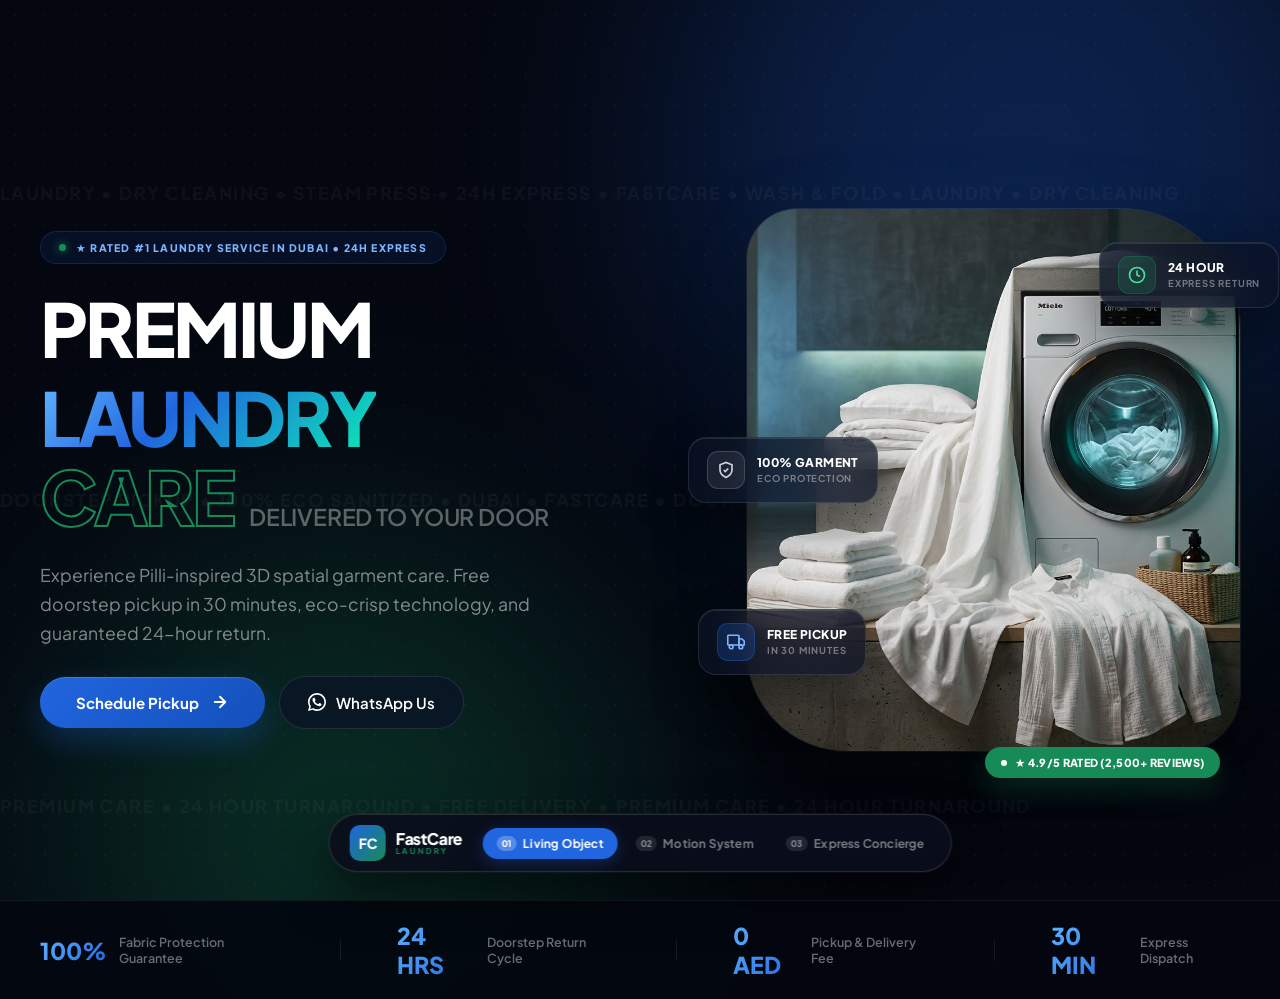
<file: fastcare-hero/variant-1/index.html>
<!DOCTYPE html>
<html lang="en">

<head>
  <meta charset="UTF-8" />
  <meta name="viewport" content="width=device-width, initial-scale=1.0" />
  <title>FastCare Laundry — Concept 01: Pilli 3D Living Object</title>
  <meta name="description"
    content="FastCare Laundry Concept 01 — Pilli.ae inspired 3D spatial editorial hero with kinetic typography wall and interactive living object physics." />

  <link rel="preconnect" href="https://fonts.googleapis.com">
  <link rel="preconnect" href="https://fonts.gstatic.com" crossorigin>
  <link href="https://fonts.googleapis.com/css2?family=Plus+Jakarta+Sans:wght@300;400;500;600;700;800;900&display=swap"
    rel="stylesheet">

  <link rel="stylesheet" href="style.css" />
</head>

<body>


  <header class="fc-pilli-header">
    <div class="fc-header-pill">
      <a href="#" class="fc-brand-logo">
        <span class="fc-logo-mark">FC</span>
        <span class="fc-logo-text">FastCare <small>LAUNDRY</small></span>
      </a>
      <div class="fc-variant-switcher" role="navigation" aria-label="Concept switcher">
        <a href="../variant-1/index.html" class="fc-switcher-btn active"><span class="fc-badge-num">01</span> Living
          Object</a>
        <a href="../variant-2/index.html" class="fc-switcher-btn"><span class="fc-badge-num">02</span> Motion System</a>
        <a href="../variant-3/index.html" class="fc-switcher-btn"><span class="fc-badge-num">03</span> Express
          Concierge</a>
      </div>
    </div>
  </header>


  <main class="fc-hero-v1" id="fc-hero-v1" aria-label="FastCare Hero Concept 1">


    <div class="fc-ambient-bg" aria-hidden="true">
      <div class="fc-orb fc-orb-blue" data-speed="1"></div>
      <div class="fc-orb fc-orb-green" data-speed="2"></div>


      <div class="fc-kinetic-wall" id="fc-kinetic-wall">
        <div class="fc-wall-row fc-row-1">LAUNDRY • DRY CLEANING • STEAM PRESS • 24H EXPRESS • FASTCARE • WASH &amp;
          FOLD • LAUNDRY • DRY CLEANING</div>
        <div class="fc-wall-row fc-row-2">DOORSTEP PICKUP • 100% ECO SANITIZED • DUBAI • FASTCARE • DOORSTEP PICKUP •
          100% ECO SANITIZED</div>
        <div class="fc-wall-row fc-row-3">PREMIUM CARE • 24 HOUR TURNAROUND • FREE DELIVERY • PREMIUM CARE • 24 HOUR
          TURNAROUND</div>
      </div>
      <div class="fc-grid-overlay"></div>
    </div>


    <div class="fc-stage">


      <div class="fc-editorial-wrap">


        <div class="fc-tagline-chip" data-depth="0.08">
          <span class="fc-pulse-dot"></span>
          <span>★ RATED #1 LAUNDRY SERVICE IN DUBAI • 24H EXPRESS</span>
        </div>


        <h1 class="fc-editorial-headline" data-depth="0.12">
          <span class="fc-line fc-line-1">
            <span class="fc-word-bold">PREMIUM</span>
            <span class="fc-word-gradient">LAUNDRY</span>
          </span>
          <span class="fc-line fc-line-2">
            <span class="fc-word-outline">CARE</span>
            <span class="fc-word-sub">DELIVERED TO YOUR DOOR</span>
          </span>
        </h1>


        <div class="fc-action-hub" data-depth="0.15">
          <p class="fc-hero-description">
            Experience Pilli-inspired 3D spatial garment care. Free doorstep pickup in 30 minutes, eco-crisp technology,
            and guaranteed 24-hour return.
          </p>

          <div class="fc-hero-ctas">
            <a href="https://wa.me/" target="_blank" rel="noopener" class="fc-btn-primary" id="fc-v1-btn-schedule">
              <span>Schedule Pickup</span>
              <svg width="18" height="18" viewBox="0 0 24 24" fill="none" stroke="currentColor" stroke-width="2.5"
                stroke-linecap="round" stroke-linejoin="round">
                <path d="M5 12h14M12 5l7 7-7 7" />
              </svg>
            </a>
            <a href="https://wa.me/" target="_blank" rel="noopener" class="fc-btn-secondary" id="fc-v1-btn-whatsapp">
              <svg width="18" height="18" viewBox="0 0 24 24" fill="currentColor">
                <path
                  d="M17.472 14.382c-.297-.149-1.758-.867-2.03-.967-.273-.099-.471-.148-.67.15-.197.297-.767.966-.94 1.164-.173.199-.347.223-.644.075-.297-.15-1.255-.463-2.39-1.475-.883-.788-1.48-1.761-1.653-2.059-.173-.297-.018-.458.13-.606.134-.133.298-.347.446-.52.149-.174.198-.298.298-.497.099-.198.05-.371-.025-.52-.075-.149-.669-1.612-.916-2.207-.242-.579-.487-.5-.669-.51-.173-.008-.371-.01-.57-.01-.198 0-.52.074-.792.372-.272.297-1.04 1.016-1.04 2.479 0 1.462 1.065 2.875 1.213 3.074.149.198 2.096 3.2 5.077 4.487.709.306 1.262.489 1.694.625.712.227 1.36.195 1.871.118.571-.085 1.758-.719 2.006-1.413.248-.694.248-1.289.173-1.413-.074-.124-.272-.198-.57-.347z" />
                <path
                  d="M12 0C5.373 0 0 5.373 0 12c0 2.136.562 4.14 1.542 5.876L.057 23.999l6.304-1.654A11.945 11.945 0 0012 24c6.627 0 12-5.373 12-12S18.627 0 12 0zm0 21.818a9.795 9.795 0 01-5.031-1.382l-.361-.214-3.741.981.998-3.648-.235-.374A9.788 9.788 0 012.182 12C2.182 6.57 6.57 2.182 12 2.182S21.818 6.57 21.818 12 17.43 21.818 12 21.818z" />
              </svg>
              <span>WhatsApp Us</span>
            </a>
          </div>
        </div>

      </div>


      <div class="fc-living-object-container" data-depth="0.22" id="fc-living-container">

        <div class="fc-living-canvas" id="fc-living-canvas">


          <div class="fc-living-shape-backdrop"></div>


          <div class="fc-living-image-frame">
            <img src="../assets/v1-living-object.png" alt="FastCare Luxury Linen Fabric Care" class="fc-living-img"
              id="fc-living-img" />
            <div class="fc-image-glass-glare"></div>
          </div>


          <div class="fc-float-node fc-node-turnaround" data-depth="0.32" id="fc-node-1">
            <div class="fc-node-icon fc-icon-green">
              <svg width="18" height="18" viewBox="0 0 24 24" fill="none" stroke="currentColor" stroke-width="2.2">
                <circle cx="12" cy="12" r="10" />
                <polyline points="12,6 12,12 16,14" />
              </svg>
            </div>
            <div class="fc-node-meta">
              <span class="fc-node-title">24 HOUR</span>
              <span class="fc-node-sub">EXPRESS RETURN</span>
            </div>
          </div>


          <div class="fc-float-node fc-node-pickup" data-depth="0.40" id="fc-node-2">
            <div class="fc-node-icon fc-icon-blue">
              <svg width="18" height="18" viewBox="0 0 24 24" fill="none" stroke="currentColor" stroke-width="2.2">
                <rect x="1" y="3" width="15" height="13" rx="1" />
                <path d="M16 8h4l3 3v5h-7V8z" />
                <circle cx="5.5" cy="18.5" r="2.5" />
                <circle cx="18.5" cy="18.5" r="2.5" />
              </svg>
            </div>
            <div class="fc-node-meta">
              <span class="fc-node-title">FREE PICKUP</span>
              <span class="fc-node-sub">IN 30 MINUTES</span>
            </div>
          </div>


          <div class="fc-float-node fc-node-expert" data-depth="0.28" id="fc-node-3">
            <div class="fc-node-icon fc-icon-navy">
              <svg width="18" height="18" viewBox="0 0 24 24" fill="none" stroke="currentColor" stroke-width="2.2">
                <path d="M12 22s8-4 8-10V5l-8-3-8 3v7c0 6 8 10 8 10z" />
                <polyline points="9,12 11,14 15,10" />
              </svg>
            </div>
            <div class="fc-node-meta">
              <span class="fc-node-title">100% GARMENT</span>
              <span class="fc-node-sub">ECO PROTECTION</span>
            </div>
          </div>


          <div class="fc-spec-pill" data-depth="0.35">
            <span class="fc-dot-live"></span> ★ 4.9/5 RATED (2,500+ REVIEWS)
          </div>

        </div>

      </div>

    </div>


    <div class="fc-hero-footer-bar">
      <div class="fc-bar-item">
        <strong>100%</strong>
        <span>Fabric Protection Guarantee</span>
      </div>
      <div class="fc-bar-divider"></div>
      <div class="fc-bar-item">
        <strong>24 HRS</strong>
        <span>Doorstep Return Cycle</span>
      </div>
      <div class="fc-bar-divider"></div>
      <div class="fc-bar-item">
        <strong>0 AED</strong>
        <span>Pickup &amp; Delivery Fee</span>
      </div>
      <div class="fc-bar-divider"></div>
      <div class="fc-bar-item">
        <strong>30 MIN</strong>
        <span>Express Dispatch</span>
      </div>
    </div>

  </main>

  <script src="script.js"></script>
</body>

</html>
</file>
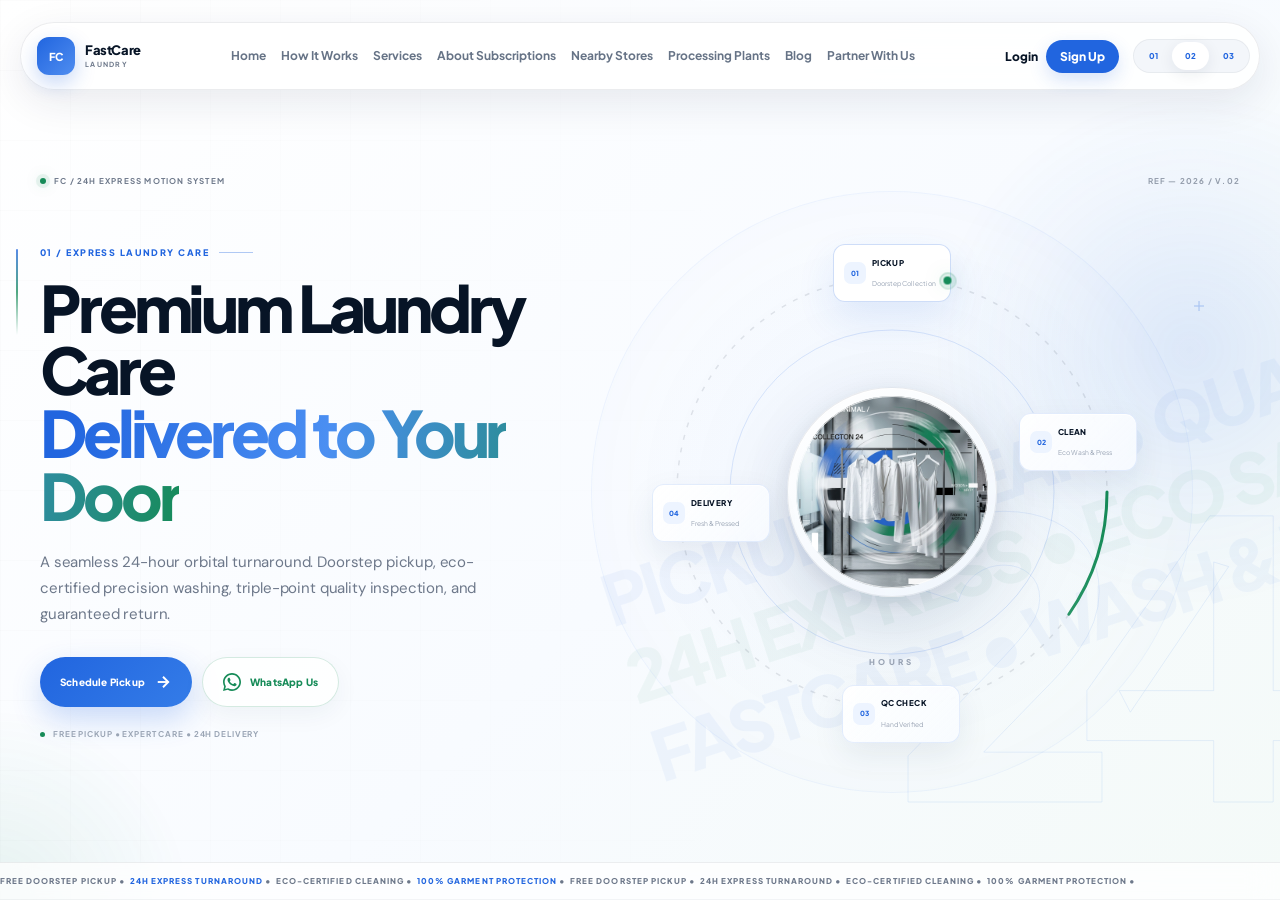
<file: fastcare-hero/variant-2/index.html>
<!DOCTYPE html>
<html lang="en">

<head>
  <meta charset="UTF-8" />
  <meta name="viewport" content="width=device-width, initial-scale=1.0" />
  <title>FastCare Laundry — Concept 02: 24H Motion System</title>
  <meta name="description"
    content="FastCare Laundry Concept 02 — Pilli-style dark 3D orbital motion system with oversized 24H typography and glass process nodes." />
  <link rel="preconnect" href="https://fonts.googleapis.com">
  <link rel="preconnect" href="https://fonts.gstatic.com" crossorigin>
  <link href="https://fonts.googleapis.com/css2?family=Plus+Jakarta+Sans:wght@300;400;500;600;700;800;900&display=swap"
    rel="stylesheet">
  <link rel="stylesheet" href="style.css" />
</head>

<body>


  <header class="fc-pilli-header">

    <div class="fc-header-pill">

      <!-- FastCare Logo -->
      <a href="#" class="fc-brand-logo">
        <span class="fc-logo-mark">FC</span>

        <span class="fc-logo-text">
          FastCare
          <small>LAUNDRY</small>
        </span>
      </a>


      <!-- Actual FastCare Navigation -->
      <nav class="fc-main-nav" aria-label="FastCare navigation">

        <a href="#">Home</a>
        <a href="#">How It Works</a>
        <a href="#">Services</a>
        <a href="#">About Subscriptions</a>
        <a href="#">Nearby Stores</a>
        <a href="#">Processing Plants</a>
        <a href="#">Blog</a>
        <a href="#">Partner With Us</a>

      </nav>


      <!-- Login / Sign Up -->
      <div class="fc-nav-actions">

        <a href="#" class="fc-login">
          Login
        </a>

        <a href="#" class="fc-signup">
          Sign Up
        </a>

      </div>


      <!-- ONLY FOR YOUR 3 CONCEPTS -->
      <div class="fc-variant-switcher" role="navigation" aria-label="Concept switcher">

        <a href="../variant-1/index.html" class="fc-switcher-btn">
          <span class="fc-badge-num">01</span>
        </a>

        <a href="../variant-2/index.html" class="fc-switcher-btn active">
          <span class="fc-badge-num">02</span>
        </a>

        <a href="../variant-3/index.html" class="fc-switcher-btn">
          <span class="fc-badge-num">03</span>
        </a>

      </div>

    </div>

  </header>


  <main class="fc-hero-v2" id="fc-hero-v2" aria-label="FastCare Hero Concept 2">


    <div class="fc-v2-bg" aria-hidden="true">
      <div class="fc-v2-orb fc-orb-1"></div>
      <div class="fc-v2-orb fc-orb-2"></div>
      <div class="fc-v2-grid"></div>

      <div class="fc-kinetic-wall">
        <div class="fc-wall-row fc-row-1">PICKUP • CLEAN • QUALITY CHECK • DELIVERY • 24 HOURS • FASTCARE • PICKUP •
          CLEAN • QUALITY CHECK • DELIVERY</div>
        <div class="fc-wall-row fc-row-2">24H EXPRESS • ECO SANITIZED • FREE DELIVERY • DUBAI • PROFESSIONAL CARE • 24H
          EXPRESS • ECO SANITIZED</div>
        <div class="fc-wall-row fc-row-3">FASTCARE • WASH &amp; FOLD • DRY CLEANING • STEAM PRESS • 24 HOUR • FASTCARE •
          WASH &amp; FOLD • DRY CLEANING</div>
      </div>
    </div>


    <div class="fc-v2-container">


      <div class="fc-v2-meta">
        <div class="fc-meta-tag">
          <span class="fc-meta-dot"></span>
          <span>FC / 24H EXPRESS MOTION SYSTEM </span>
        </div>
        <div class="fc-meta-id">REF — 2026 / V.02</div>
      </div>


      <div class="fc-v2-grid-main">


        <div class="fc-v2-copy">
          <div class="fc-v2-kicker">01 / EXPRESS LAUNDRY CARE</div>

          <h1 class="fc-v2-headline">
            Premium Laundry Care<br />
            <span class="fc-v2-gradient">Delivered to Your Door</span>
          </h1>

          <p class="fc-v2-lead">
            A seamless 24-hour orbital turnaround. Doorstep pickup, eco-certified precision washing, triple-point
            quality inspection, and guaranteed return.
          </p>

          <div class="fc-v2-actions">
            <a href="https://wa.me/" target="_blank" rel="noopener" class="fc-v2-btn-primary">
              Schedule Pickup
              <svg width="18" height="18" viewBox="0 0 24 24" fill="none" stroke="currentColor" stroke-width="2.5">
                <line x1="5" y1="12" x2="19" y2="12" />
                <polyline points="12 5 19 12 12 19" />
              </svg>
            </a>
            <a href="https://wa.me/" target="_blank" rel="noopener" class="fc-v2-btn-ghost">
              <svg width="18" height="18" viewBox="0 0 24 24" fill="currentColor">
                <path
                  d="M17.472 14.382c-.297-.149-1.758-.867-2.03-.967-.273-.099-.471-.148-.67.15-.197.297-.767.966-.94 1.164-.173.199-.347.223-.644.075-.297-.15-1.255-.463-2.39-1.475-.883-.788-1.48-1.761-1.653-2.059-.173-.297-.018-.458.13-.606.134-.133.298-.347.446-.52.149-.174.198-.298.298-.497.099-.198.05-.371-.025-.52-.075-.149-.669-1.612-.916-2.207-.242-.579-.487-.5-.669-.51-.173-.008-.371-.01-.57-.01-.198 0-.52.074-.792.372-.272.297-1.04 1.016-1.04 2.479 0 1.462 1.065 2.875 1.213 3.074.149.198 2.096 3.2 5.077 4.487.709.306 1.262.489 1.694.625.712.227 1.36.195 1.871.118.571-.085 1.758-.719 2.006-1.413.248-.694.248-1.289.173-1.413-.074-.124-.272-.198-.57-.347z" />
                <path
                  d="M12 0C5.373 0 0 5.373 0 12c0 2.136.562 4.14 1.542 5.876L.057 23.999l6.304-1.654A11.945 11.945 0 0012 24c6.627 0 12-5.373 12-12S18.627 0 12 0zm0 21.818a9.795 9.795 0 01-5.031-1.382l-.361-.214-3.741.981.998-3.648-.235-.374A9.788 9.788 0 012.182 12C2.182 6.57 6.57 2.182 12 2.182S21.818 6.57 21.818 12 17.43 21.818 12 21.818z" />
              </svg>
              WhatsApp Us
            </a>
          </div>

          <div class="fc-v2-trust">
            <span class="fc-trust-dot"></span>
            FREE PICKUP • EXPERT CARE • 24H DELIVERY
          </div>
        </div>


        <div class="fc-v2-orbit-stage" id="fc-v2-orbit-stage">


          <div class="fc-v2-giant24" id="fc-v2-giant24">24</div>
          <div class="fc-v2-hours-label">HOURS</div>


          <div class="fc-v2-orbit-sys" id="fc-v2-orbit-sys">

            <svg class="fc-orbit-svg" viewBox="0 0 500 500" aria-hidden="true">

              <circle cx="250" cy="250" r="215" fill="none" stroke="rgba(255,255,255,0.06)" stroke-width="1.5"
                stroke-dasharray="5 8" />

              <circle cx="250" cy="250" r="162" fill="none" stroke="rgba(33,101,223,0.18)" stroke-width="1" />

              <circle cx="250" cy="250" r="215" fill="none" stroke="url(#arcGrad)" stroke-width="3"
                stroke-linecap="round" stroke-dasharray="130 1222" class="fc-arc-spin" />
              <defs>
                <linearGradient id="arcGrad" x1="0%" y1="0%" x2="100%" y2="0%">
                  <stop offset="0%" stop-color="#168B58" stop-opacity="0" />
                  <stop offset="100%" stop-color="#168B58" />
                </linearGradient>
              </defs>
            </svg>


            <div class="fc-v2-lens">
              <div class="fc-v2-lens-inner">
                <img src="../assets/v2-motion-system.png" alt="FastCare 24H Laundry" class="fc-v2-lens-img"
                  id="fc-v2-lens-img" />
                <div class="fc-v2-lens-vignette"></div>
              </div>
            </div>


            <div class="fc-satellite" id="fc-satellite">
              <span class="fc-sat-core"></span>
              <span class="fc-sat-ring"></span>
            </div>


            <div class="fc-process-node active" data-step="1" data-angle="-90" id="fc-pn-1">
              <span class="fc-pn-num">01</span>
              <span class="fc-pn-label">PICKUP</span>
              <small>Doorstep Collection</small>
            </div>

            <div class="fc-process-node" data-step="2" data-angle="0" id="fc-pn-2">
              <span class="fc-pn-num">02</span>
              <span class="fc-pn-label">CLEAN</span>
              <small>Eco Wash &amp; Press</small>
            </div>

            <div class="fc-process-node" data-step="3" data-angle="90" id="fc-pn-3">
              <span class="fc-pn-num">03</span>
              <span class="fc-pn-label">QC CHECK</span>
              <small>Hand Verified</small>
            </div>

            <div class="fc-process-node" data-step="4" data-angle="180" id="fc-pn-4">
              <span class="fc-pn-num">04</span>
              <span class="fc-pn-label">DELIVERY</span>
              <small>Fresh &amp; Pressed</small>
            </div>

          </div>

        </div>

      </div>

    </div>


    <div class="fc-v2-ticker" aria-hidden="true">
      <div class="fc-ticker-track">
        <span>FREE DOORSTEP PICKUP</span>&nbsp;•&nbsp;
        <span>24H EXPRESS TURNAROUND</span>&nbsp;•&nbsp;
        <span>ECO-CERTIFIED CLEANING</span>&nbsp;•&nbsp;
        <span>100% GARMENT PROTECTION</span>&nbsp;•&nbsp;
        <span>FREE DOORSTEP PICKUP</span>&nbsp;•&nbsp;
        <span>24H EXPRESS TURNAROUND</span>&nbsp;•&nbsp;
        <span>ECO-CERTIFIED CLEANING</span>&nbsp;•&nbsp;
        <span>100% GARMENT PROTECTION</span>&nbsp;•&nbsp;
      </div>
    </div>

  </main>

  <script src="script.js"></script>
</body>

</html>
</file>
<file: fastcare-hero/variant-1/style.css>
:root {
  --fc-blue: #2165DF;
  --fc-blue-glow: rgba(33, 101, 223, 0.3);
  --fc-green: #168B58;
  --fc-green-glow: rgba(22, 139, 88, 0.25);
  --fc-navy: #111A31;
  --fc-dark: #080C16;
  --fc-darker: #040710;
  --fc-muted: #657188;
  --fc-white: #FFFFFF;

  --fc-glass-bg: rgba(12, 18, 38, 0.72);
  --fc-glass-border: rgba(255, 255, 255, 0.1);
  --fc-glass-hover: rgba(255, 255, 255, 0.06);

  --fc-font: 'Plus Jakarta Sans', -apple-system, sans-serif;
  --fc-ease: cubic-bezier(0.16, 1, 0.3, 1);
}

*,
*::before,
*::after {
  box-sizing: border-box;
  margin: 0;
  padding: 0;
}

html,
body {
  font-family: var(--fc-font);
  background: var(--fc-darker);
  color: var(--fc-white);
  overflow-x: hidden;
  -webkit-font-smoothing: antialiased;
}


.fc-pilli-header {
  position: fixed;
  bottom: 28px;
  left: 50%;
  transform: translateX(-50%);
  z-index: 200;
  pointer-events: auto;
}

.fc-header-pill {
  display: flex;
  align-items: center;
  gap: 20px;
  padding: 10px 12px 10px 20px;
  background: rgba(10, 14, 28, 0.92);
  backdrop-filter: blur(24px);
  -webkit-backdrop-filter: blur(24px);
  border: 1px solid rgba(255, 255, 255, 0.12);
  border-radius: 100px;
  box-shadow: 0 20px 50px rgba(0, 0, 0, 0.6), 0 0 0 1px rgba(255, 255, 255, 0.06);
}

.fc-brand-logo {
  display: flex;
  align-items: center;
  gap: 10px;
  text-decoration: none;
  color: var(--fc-white);
  flex-shrink: 0;
}

.fc-logo-mark {
  width: 36px;
  height: 36px;
  background: linear-gradient(135deg, var(--fc-blue), var(--fc-green));
  border-radius: 10px;
  display: grid;
  place-items: center;
  font-weight: 900;
  font-size: 14px;
  letter-spacing: -0.5px;
}

.fc-logo-text {
  font-weight: 800;
  font-size: 16px;
  letter-spacing: -0.4px;
  display: flex;
  flex-direction: column;
  line-height: 1.1;
}

.fc-logo-text small {
  font-size: 8px;
  font-weight: 700;
  letter-spacing: 2px;
  color: var(--fc-green);
}

.fc-variant-switcher {
  display: flex;
  gap: 4px;
}

.fc-switcher-btn {
  display: flex;
  align-items: center;
  gap: 6px;
  padding: 8px 14px;
  border-radius: 50px;
  text-decoration: none;
  font-size: 12px;
  font-weight: 700;
  color: rgba(255, 255, 255, 0.45);
  transition: all 0.25s var(--fc-ease);
  letter-spacing: 0.2px;
}

.fc-badge-num {
  font-size: 9px;
  font-weight: 800;
  background: rgba(255, 255, 255, 0.1);
  padding: 2px 5px;
  border-radius: 8px;
}

.fc-switcher-btn:hover {
  color: rgba(255, 255, 255, 0.85);
  background: rgba(255, 255, 255, 0.07);
}

.fc-switcher-btn.active {
  background: var(--fc-blue);
  color: var(--fc-white);
  box-shadow: 0 4px 16px var(--fc-blue-glow);
}

.fc-switcher-btn.active .fc-badge-num {
  background: rgba(255, 255, 255, 0.25);
}


.fc-hero-v1 {
  position: relative;
  min-height: 100vh;
  width: 100%;
  display: flex;
  flex-direction: column;
  justify-content: space-between;
  overflow: hidden;
  background: var(--fc-darker);
}


.fc-ambient-bg {
  position: absolute;
  inset: 0;
  pointer-events: none;
  z-index: 1;
}

.fc-orb {
  position: absolute;
  border-radius: 50%;
  filter: blur(130px);
  opacity: 0.28;
}

.fc-orb-blue {
  width: 700px;
  height: 700px;
  top: -200px;
  right: -100px;
  background: var(--fc-blue);
}

.fc-orb-green {
  width: 550px;
  height: 550px;
  bottom: -100px;
  left: 5%;
  background: var(--fc-green);
}


.fc-kinetic-wall {
  position: absolute;
  inset: 0;
  display: flex;
  flex-direction: column;
  justify-content: space-around;
  padding: 40px 0;
  gap: 0;
  overflow: hidden;
}

.fc-wall-row {
  font-size: clamp(0.7rem, 1.4vw, 1.4rem);
  font-weight: 900;
  letter-spacing: 0.08em;
  color: rgba(255, 255, 255, 0.04);
  white-space: nowrap;
  line-height: 1;
  text-transform: uppercase;
  will-change: transform;
}

.fc-row-1 {
  animation: fcWallLeft 50s linear infinite;
}

.fc-row-2 {
  animation: fcWallRight 44s linear infinite;
}

.fc-row-3 {
  animation: fcWallLeft 58s linear infinite;
}

@keyframes fcWallLeft {
  from {
    transform: translateX(0);
  }

  to {
    transform: translateX(-50%);
  }
}

@keyframes fcWallRight {
  from {
    transform: translateX(-50%);
  }

  to {
    transform: translateX(0);
  }
}

.fc-grid-overlay {
  position: absolute;
  inset: 0;
  background-image: radial-gradient(rgba(255, 255, 255, 0.07) 1px, transparent 1px);
  background-size: 30px 30px;
  opacity: 0.5;
}


.fc-stage {
  position: relative;
  z-index: 2;
  max-width: 1440px;
  width: 100%;
  margin: 0 auto;
  padding: 100px 40px 40px;
  min-height: 100vh;
  display: grid;
  grid-template-columns: 1.15fr 0.85fr;
  align-items: center;
  gap: 40px;
  perspective: 1400px;
}


.fc-editorial-wrap {
  position: relative;
  z-index: 3;
  display: flex;
  flex-direction: column;
  gap: 28px;
  max-width: 700px;
}


.fc-tagline-chip {
  align-self: flex-start;
  display: inline-flex;
  align-items: center;
  gap: 10px;
  padding: 9px 18px;
  background: rgba(33, 101, 223, 0.1);
  border: 1px solid rgba(33, 101, 223, 0.25);
  border-radius: 100px;
  font-size: 10.5px;
  font-weight: 800;
  letter-spacing: 1.2px;
  color: #7EB5FF;
  backdrop-filter: blur(10px);
  text-transform: uppercase;
}

.fc-pulse-dot {
  width: 7px;
  height: 7px;
  background: var(--fc-green);
  border-radius: 50%;
  box-shadow: 0 0 8px var(--fc-green);
  animation: fcPulse 2s infinite;
}

@keyframes fcPulse {
  0% {
    transform: scale(0.95);
    box-shadow: 0 0 0 0 rgba(22, 139, 88, 0.7);
  }

  70% {
    transform: scale(1);
    box-shadow: 0 0 0 10px rgba(22, 139, 88, 0);
  }

  100% {
    transform: scale(0.95);
    box-shadow: 0 0 0 0 rgba(22, 139, 88, 0);
  }
}


.fc-editorial-headline {
  font-size: clamp(3rem, 5.8vw, 5.8rem);
  font-weight: 900;
  line-height: 0.98;
  letter-spacing: -0.04em;
  display: flex;
  flex-direction: column;
  gap: 6px;
}

.fc-line {
  display: flex;
  flex-wrap: wrap;
  align-items: baseline;
  gap: 16px;
}

.fc-word-bold {
  color: var(--fc-white);
}

.fc-word-gradient {
  background: linear-gradient(135deg, #60B4FF 0%, var(--fc-blue) 40%, #0CEAB6 100%);
  -webkit-background-clip: text;
  -webkit-text-fill-color: transparent;
  background-clip: text;
}

.fc-word-outline {
  color: transparent;
  -webkit-text-stroke: 2px var(--fc-green);
}

.fc-word-sub {
  font-size: clamp(0.9rem, 1.8vw, 1.55rem);
  font-weight: 600;
  color: rgba(255, 255, 255, 0.35);
  letter-spacing: -0.01em;
  align-self: flex-end;
  margin-bottom: 4px;
}

.fc-action-hub {
  display: flex;
  flex-direction: column;
  gap: 28px;
}

.fc-hero-description {
  font-size: 1.1rem;
  line-height: 1.65;
  color: rgba(255, 255, 255, 0.5);
  max-width: 500px;
}

.fc-hero-ctas {
  display: flex;
  align-items: center;
  gap: 14px;
  flex-wrap: wrap;
}

.fc-btn-primary {
  display: inline-flex;
  align-items: center;
  gap: 12px;
  padding: 16px 36px;
  background: linear-gradient(135deg, var(--fc-blue), #1450BB);
  color: var(--fc-white);
  border-radius: 100px;
  font-weight: 700;
  font-size: 15px;
  text-decoration: none;
  box-shadow: 0 12px 32px var(--fc-blue-glow), inset 0 1px 0 rgba(255, 255, 255, 0.15);
  transition: all 0.3s var(--fc-ease);
  position: relative;
  overflow: hidden;
}

.fc-btn-primary::before {
  content: '';
  position: absolute;
  inset: 0;
  background: linear-gradient(90deg, transparent, rgba(255, 255, 255, 0.15), transparent);
  transform: translateX(-100%);
  transition: transform 0.6s ease;
}

.fc-btn-primary:hover::before {
  transform: translateX(100%);
}

.fc-btn-primary:hover {
  transform: translateY(-3px);
  box-shadow: 0 20px 44px rgba(33, 101, 223, 0.5);
}

.fc-btn-secondary {
  display: inline-flex;
  align-items: center;
  gap: 10px;
  padding: 16px 28px;
  background: var(--fc-glass-bg);
  border: 1px solid var(--fc-glass-border);
  color: var(--fc-white);
  border-radius: 100px;
  font-weight: 600;
  font-size: 15px;
  text-decoration: none;
  backdrop-filter: blur(12px);
  transition: all 0.3s var(--fc-ease);
}

.fc-btn-secondary:hover {
  background: rgba(22, 139, 88, 0.15);
  border-color: rgba(22, 139, 88, 0.5);
  transform: translateY(-2px);
}


.fc-living-object-container {
  position: relative;
  z-index: 4;
  width: 100%;
  display: flex;
  justify-content: center;
  align-items: center;
}

.fc-living-canvas {
  position: relative;
  width: 100%;
  max-width: 540px;
  aspect-ratio: 1 / 1.1;
  transform-style: preserve-3d;
  will-change: transform;
}


.fc-living-shape-backdrop {
  position: absolute;
  inset: 8%;
  background: linear-gradient(135deg, rgba(33, 101, 223, 0.35), rgba(22, 139, 88, 0.25));
  border-radius: 60px 140px 90px 130px;
  filter: blur(50px);
  transform: translateZ(-60px);
  animation: fcMorphShape 14s infinite alternate ease-in-out;
}

@keyframes fcMorphShape {
  0% {
    border-radius: 60px 140px 90px 130px;
    transform: translateZ(-60px) rotate(0deg) scale(1);
  }

  100% {
    border-radius: 140px 60px 130px 90px;
    transform: translateZ(-60px) rotate(6deg) scale(1.05);
  }
}


.fc-living-image-frame {
  position: absolute;
  inset: 0;
  border-radius: 50px 120px 60px 100px;
  overflow: hidden;
  box-shadow:
    0 40px 80px rgba(0, 0, 0, 0.65),
    0 0 0 1px rgba(255, 255, 255, 0.1),
    inset 0 1px 0 rgba(255, 255, 255, 0.12);
  background: #0D1425;
}

.fc-living-img {
  width: 100%;
  height: 100%;
  object-fit: cover;
  transform: scale(1.06);
  transition: transform 0.6s var(--fc-ease);
}

.fc-image-glass-glare {
  position: absolute;
  inset: 0;
  background: linear-gradient(135deg, rgba(255, 255, 255, 0.18) 0%, transparent 55%);
  pointer-events: none;
}


.fc-float-node {
  position: absolute;
  z-index: 10;
  display: flex;
  align-items: center;
  gap: 12px;
  padding: 13px 18px;
  background: var(--fc-glass-bg);
  border: 1px solid var(--fc-glass-border);
  border-radius: 18px;
  box-shadow: 0 24px 48px rgba(0, 0, 0, 0.45), inset 0 1px 0 rgba(255, 255, 255, 0.1);
  backdrop-filter: blur(20px);
  -webkit-backdrop-filter: blur(20px);
  will-change: transform;
  transition: border-color 0.3s ease, box-shadow 0.3s ease;
}

.fc-float-node:hover {
  border-color: rgba(255, 255, 255, 0.22);
  box-shadow: 0 30px 60px rgba(0, 0, 0, 0.55);
}

.fc-node-icon {
  width: 38px;
  height: 38px;
  border-radius: 11px;
  display: grid;
  place-items: center;
  flex-shrink: 0;
}

.fc-icon-blue {
  background: rgba(33, 101, 223, 0.22);
  color: #7EB5FF;
  border: 1px solid rgba(33, 101, 223, 0.35);
}

.fc-icon-green {
  background: rgba(22, 139, 88, 0.22);
  color: #4DDE9F;
  border: 1px solid rgba(22, 139, 88, 0.35);
}

.fc-icon-navy {
  background: rgba(255, 255, 255, 0.08);
  color: #CBD5E1;
  border: 1px solid rgba(255, 255, 255, 0.15);
}

.fc-node-meta {
  display: flex;
  flex-direction: column;
}

.fc-node-title {
  font-size: 12px;
  font-weight: 900;
  letter-spacing: 0.4px;
  color: var(--fc-white);
  line-height: 1.1;
}

.fc-node-sub {
  font-size: 9.5px;
  font-weight: 700;
  color: rgba(255, 255, 255, 0.4);
  letter-spacing: 0.8px;
  text-transform: uppercase;
  margin-top: 3px;
}

.fc-node-turnaround {
  top: 6%;
  right: -8%;
}

.fc-node-pickup {
  bottom: 14%;
  left: -10%;
}

.fc-node-expert {
  top: 42%;
  left: -12%;
}

.fc-spec-pill {
  position: absolute;
  bottom: -5%;
  right: 4%;
  z-index: 10;
  display: inline-flex;
  align-items: center;
  gap: 8px;
  padding: 9px 16px;
  background: var(--fc-green);
  color: var(--fc-white);
  font-size: 11px;
  font-weight: 800;
  border-radius: 100px;
  letter-spacing: 0.3px;
  box-shadow: 0 12px 28px var(--fc-green-glow);
}

.fc-dot-live {
  width: 6px;
  height: 6px;
  background: #FFF;
  border-radius: 50%;
  animation: fcBlink 1.5s infinite;
}

@keyframes fcBlink {

  0%,
  100% {
    opacity: 1;
  }

  50% {
    opacity: 0.3;
  }
}


.fc-hero-footer-bar {
  position: relative;
  z-index: 10;
  width: 100%;
  background: rgba(4, 7, 16, 0.9);
  border-top: 1px solid rgba(255, 255, 255, 0.07);
  padding: 20px 40px;
  display: flex;
  justify-content: center;
  align-items: center;
  gap: 56px;
  backdrop-filter: blur(16px);
}

.fc-bar-item {
  display: flex;
  align-items: center;
  gap: 12px;
}

.fc-bar-item strong {
  font-size: 1.45rem;
  font-weight: 900;
  background: linear-gradient(135deg, #60B4FF, var(--fc-blue));
  -webkit-background-clip: text;
  -webkit-text-fill-color: transparent;
}

.fc-bar-item span {
  font-size: 12.5px;
  font-weight: 600;
  color: rgba(255, 255, 255, 0.4);
}

.fc-bar-divider {
  width: 1px;
  height: 22px;
  background: rgba(255, 255, 255, 0.08);
}


@media (max-width: 1100px) {
  .fc-stage {
    grid-template-columns: 1fr;
    gap: 60px;
    padding: 80px 24px 40px;
  }

  .fc-node-turnaround {
    right: 0;
  }

  .fc-node-pickup {
    left: 0;
  }

  .fc-node-expert {
    left: 5%;
  }

  .fc-pilli-header {
    bottom: 16px;
    left: 16px;
    right: 16px;
    transform: none;
  }

  .fc-header-pill {
    width: 100%;
    border-radius: 20px;
    justify-content: space-between;
  }
}

@media (max-width: 680px) {
  .fc-editorial-headline {
    font-size: 2.8rem;
  }

  .fc-hero-footer-bar {
    flex-direction: column;
    gap: 16px;
  }

  .fc-bar-divider {
    display: none;
  }

  .fc-variant-switcher {
    display: none;
  }
}
</file>
<file: fastcare-hero/variant-2/style.css>
@import url('https://fonts.googleapis.com/css2?family=DM+Sans:wght@400;500;600;700&family=Plus+Jakarta+Sans:wght@400;500;600;700;800&display=swap');


/* =========================================================
   ROOT
   ========================================================= */

:root {
  --blue: #2165df;
  --blue-dark: #164db5;
  --blue-soft: #edf4ff;

  --green: #168b58;
  --green-soft: #eaf8f1;

  --ink: #071426;
  --ink-2: #17243a;
  --muted: #6d788a;
  --muted-light: #9aa5b5;

  --white: #ffffff;
  --ivory: #f8fafc;
  --line: rgba(7, 20, 38, 0.09);

  --shadow-sm: 0 10px 30px rgba(18, 40, 70, 0.07);
  --shadow-md: 0 25px 70px rgba(20, 45, 80, 0.12);
  --shadow-lg: 0 35px 100px rgba(25, 65, 120, 0.16);

  --radius-xl: 32px;
  --radius-lg: 22px;
  --radius-md: 14px;
}


/* =========================================================
   RESET
   ========================================================= */

* {
  margin: 0;
  padding: 0;
  box-sizing: border-box;
}

html {
  scroll-behavior: smooth;
}

body {
  min-height: 100vh;
  overflow-x: hidden;

  background:
    radial-gradient(
      circle at 78% 35%,
      rgba(33, 101, 223, 0.075),
      transparent 28%
    ),
    radial-gradient(
      circle at 15% 80%,
      rgba(22, 139, 88, 0.055),
      transparent 25%
    ),
    #f8fafc;

  color: var(--ink);

  font-family: "Plus Jakarta Sans", sans-serif;

  -webkit-font-smoothing: antialiased;
  text-rendering: optimizeLegibility;
}

a {
  color: inherit;
  text-decoration: none;
}


/* =========================================================
   HEADER
   ========================================================= */

.fc-pilli-header {
  position: fixed;
  top: 22px;
  left: 0;

  width: 100%;

  z-index: 1000;

  pointer-events: none;
}

.fc-header-pill {
  width: min(1180px, calc(100% - 40px));

  margin: auto;

  min-height: 64px;

  display: flex;
  align-items: center;
  justify-content: space-between;

  padding: 8px 10px 8px 18px;

  background: rgba(255, 255, 255, 0.86);

  border: 1px solid rgba(7, 20, 38, 0.08);

  border-radius: 100px;

  box-shadow:
    0 12px 40px rgba(17, 35, 65, 0.09),
    inset 0 1px 0 rgba(255, 255, 255, 0.9);

  backdrop-filter: blur(22px);
  -webkit-backdrop-filter: blur(22px);

  pointer-events: auto;
}


/* Brand */

.fc-brand-logo {
  display: flex;
  align-items: center;
  gap: 10px;

  flex-shrink: 0;
}

.fc-logo-mark {
  width: 38px;
  height: 38px;

  display: grid;
  place-items: center;

  border-radius: 12px;

  background: linear-gradient(
    135deg,
    var(--blue),
    #4f8df0
  );

  color: white;

  font-size: 11px;
  font-weight: 800;

  letter-spacing: -0.04em;

  box-shadow:
    0 8px 20px rgba(33, 101, 223, 0.25);
}

.fc-logo-text {
  display: flex;
  flex-direction: column;

  font-size: 13px;
  font-weight: 800;

  line-height: 1.05;

  letter-spacing: -0.03em;
}

.fc-logo-text small {
  margin-top: 4px;

  font-size: 7px;
  font-weight: 700;

  color: var(--muted);

  letter-spacing: 0.18em;
}


/* Variant switcher */

.fc-variant-switcher {
  display: flex;
  align-items: center;
  gap: 0.5px;

  padding: 2px;

  background: #f3f6fa;

  border: 1px solid rgba(7, 20, 38, 0.05);

  border-radius: 100px;
}

.fc-switcher-btn {
  display: flex;
  align-items: center;
  gap: 7px;

  padding: 9px 13px;

  border-radius: 100px;

  color: #778295;

  font-size: 9px;
  font-weight: 700;

  letter-spacing: 0.02em;

  transition:
    background 0.3s ease,
    color 0.3s ease,
    transform 0.3s ease;
}

.fc-switcher-btn:hover {
  color: var(--ink);
  transform: translateY(-1px);
}

.fc-switcher-btn.active {
  color: var(--ink);

  background: white;

  box-shadow:
    0 4px 15px rgba(20, 40, 70, 0.08);
}

.fc-badge-num {
  color: var(--blue);

  font-size: 8px;
  font-weight: 800;
}


/* =========================================================
   HERO
   ========================================================= */

.fc-hero-v2 {
  position: relative;

  min-height: 100vh;

  display: flex;
  align-items: center;

  overflow: hidden;

  isolation: isolate;

  padding:
    110px
    40px
    55px;
}


/* =========================================================
   BACKGROUND
   ========================================================= */

.fc-v2-bg {
  position: absolute;
  inset: 0;

  z-index: -5;

  overflow: hidden;

  background:
    linear-gradient(
      135deg,
      #ffffff 0%,
      #f8fbff 55%,
      #f4faf8 100%
    );
}


/* Fine grid */

.fc-v2-grid {
  position: absolute;
  inset: 0;

  opacity: 0.42;

  background-image:
    linear-gradient(
      rgba(7, 20, 38, 0.035) 1px,
      transparent 1px
    ),
    linear-gradient(
      90deg,
      rgba(7, 20, 38, 0.035) 1px,
      transparent 1px
    );

  background-size: 70px 70px;

  mask-image:
    linear-gradient(
      to right,
      black,
      transparent 75%
    );
}


/* Blue atmospheric orb */

.fc-v2-orb {
  position: absolute;

  border-radius: 50%;

  filter: blur(1px);

  pointer-events: none;
}

.fc-orb-1 {
  width: 520px;
  height: 520px;

  right: -170px;
  top: 90px;

  background:
    radial-gradient(
      circle,
      rgba(33, 101, 223, 0.12),
      rgba(33, 101, 223, 0.035) 45%,
      transparent 70%
    );
}

.fc-orb-2 {
  width: 420px;
  height: 420px;

  left: -220px;
  bottom: -220px;

  background:
    radial-gradient(
      circle,
      rgba(22, 139, 88, 0.09),
      transparent 68%
    );
}


/* =========================================================
   KINETIC WALL
   ========================================================= */

.fc-kinetic-wall {
  position: absolute;

  right: -80px;
  top: 48%;

  width: 750px;

  transform: rotate(-18deg);

  opacity: 0.045;

  pointer-events: none;

  user-select: none;
}

.fc-wall-row {
  white-space: nowrap;

  margin: 18px 0;

  color: var(--blue);

  font-size: 70px;
  font-weight: 800;

  line-height: 0.9;

  letter-spacing: -0.06em;
}

.fc-row-2 {
  color: var(--green);
}


/* =========================================================
   MAIN CONTAINER
   ========================================================= */

.fc-v2-container {
  width: min(1280px, 100%);

  margin: auto;

  position: relative;
  z-index: 10;
}


/* =========================================================
   TOP META
   ========================================================= */

.fc-v2-meta {
  display: flex;
  align-items: center;
  justify-content: space-between;

  margin-bottom: 18px;

  color: var(--muted);

  font-size: 8px;
  font-weight: 700;

  letter-spacing: 0.15em;
  text-transform: uppercase;
}

.fc-meta-tag {
  display: flex;
  align-items: center;
  gap: 8px;
}

.fc-meta-dot {
  width: 6px;
  height: 6px;

  border-radius: 50%;

  background: var(--green);

  box-shadow:
    0 0 0 4px rgba(22, 139, 88, 0.09),
    0 0 14px rgba(22, 139, 88, 0.35);

  animation: pulseDot 2.5s ease-in-out infinite;
}

@keyframes pulseDot {
  0%,
  100% {
    transform: scale(1);
    opacity: 0.8;
  }

  50% {
    transform: scale(1.35);
    opacity: 1;
  }
}

.fc-meta-id {
  opacity: 0.7;
}


/* =========================================================
   MAIN GRID
   ========================================================= */

.fc-v2-grid-main {
  display: grid;

  grid-template-columns:
    minmax(390px, 0.82fr)
    minmax(550px, 1.18fr);

  align-items: center;

  gap: 20px;
}


/* =========================================================
   LEFT COPY
   ========================================================= */

.fc-v2-copy {
  position: relative;

  z-index: 20;

  max-width: 620px;

  padding: 35px 0 40px;
}


/* Tiny vertical editorial line */

.fc-v2-copy::before {
  content: "";

  position: absolute;

  left: -24px;
  top: 45px;

  width: 2px;
  height: 86px;

  border-radius: 10px;

  background:
    linear-gradient(
      to bottom,
      var(--blue),
      var(--green),
      transparent
    );

  opacity: 0.75;
}

.fc-v2-kicker {
  display: inline-flex;
  align-items: center;
  gap: 10px;

  margin-bottom: 18px;

  color: var(--blue);

  font-size: 9px;
  font-weight: 800;

  letter-spacing: 0.16em;
  text-transform: uppercase;
}

.fc-v2-kicker::after {
  content: "";

  width: 34px;
  height: 1px;

  background: var(--blue);

  opacity: 0.35;
}


/* Headline */

.fc-v2-headline {
  max-width: 660px;

  margin-bottom: 22px;

  color: var(--ink);

  font-size:
    clamp(42px, 5vw, 76px);

  font-weight: 800;

  line-height: 0.98;

  letter-spacing: -0.065em;
}

.fc-v2-gradient {
  background:
    linear-gradient(
      100deg,
      var(--blue) 5%,
      #4b8ff2 48%,
      var(--green) 100%
    );

  -webkit-background-clip: text;
  background-clip: text;

  color: transparent;
}


/* Description */

.fc-v2-lead {
  max-width: 490px;

  margin-bottom: 30px;

  color: var(--muted);

  font-family: "DM Sans", sans-serif;

  font-size: 15px;

  line-height: 1.75;

  letter-spacing: -0.01em;
}


/* =========================================================
   BUTTONS
   ========================================================= */

.fc-v2-actions {
  display: flex;
  align-items: center;
  gap: 10px;

  margin-bottom: 22px;
}

.fc-v2-btn-primary,
.fc-v2-btn-ghost {
  min-height: 50px;

  display: inline-flex;
  align-items: center;
  justify-content: center;
  gap: 9px;

  padding: 0 20px;

  border-radius: 100px;

  font-size: 10px;
  font-weight: 800;

  letter-spacing: 0.02em;

  transition:
    transform 0.35s ease,
    box-shadow 0.35s ease,
    background 0.35s ease;
}

.fc-v2-btn-primary {
  color: white;

  background:
    linear-gradient(
      135deg,
      var(--blue),
      #347ce8
    );

  box-shadow:
    0 12px 30px rgba(33, 101, 223, 0.23);
}

.fc-v2-btn-primary:hover {
  transform: translateY(-3px);

  box-shadow:
    0 18px 38px rgba(33, 101, 223, 0.28);
}

.fc-v2-btn-ghost {
  color: var(--green);

  background: rgba(255, 255, 255, 0.8);

  border: 1px solid rgba(22, 139, 88, 0.18);

  box-shadow:
    0 8px 24px rgba(20, 50, 80, 0.05);
}

.fc-v2-btn-ghost:hover {
  transform: translateY(-3px);

  background: var(--green-soft);

  box-shadow:
    0 14px 30px rgba(22, 139, 88, 0.12);
}


/* =========================================================
   TRUST LINE
   ========================================================= */

.fc-v2-trust {
  display: flex;
  align-items: center;
  gap: 8px;

  color: var(--muted-light);

  font-size: 8px;
  font-weight: 700;

  letter-spacing: 0.11em;
}

.fc-trust-dot {
  width: 5px;
  height: 5px;

  border-radius: 50%;

  background: var(--green);
}


/* =========================================================
   ORBIT STAGE
   ========================================================= */

.fc-v2-orbit-stage {
  position: relative;

  min-height: 530px;

  display: flex;
  align-items: center;
  justify-content: center;

  perspective: 1200px;
}


/* Decorative outer halo */

.fc-v2-orbit-stage::before {
  content: "";

  position: absolute;

  width: 600px;
  height: 600px;

  border-radius: 50%;

  background:
    radial-gradient(
      circle,
      rgba(33, 101, 223, 0.045),
      transparent 67%
    );

  border: 1px solid rgba(33, 101, 223, 0.055);

  box-shadow:
    inset 0 0 80px rgba(33, 101, 223, 0.025);

  pointer-events: none;
}


/* Small crosshair */

.fc-v2-orbit-stage::after {
  content: "+";

  position: absolute;

  right: 5%;
  top: 12%;

  color: rgba(33, 101, 223, 0.28);

  font-size: 20px;
  font-weight: 300;
}


/* =========================================================
   GIANT 24
   ========================================================= */

.fc-v2-giant24 {
  position: absolute;

  z-index: 0;

  left: 50%;
  top: 50%;

  transform: translate(-50%, -50%);

  color: transparent;

  font-family: "Plus Jakarta Sans", sans-serif;

  font-size: clamp(250px, 30vw, 420px);

  font-weight: 800;

  line-height: 0.8;

  letter-spacing: -0.11em;

  -webkit-text-stroke:
    1px rgba(33, 101, 223, 0.11);

  opacity: 0.8;

  user-select: none;

  white-space: nowrap;

  pointer-events: none;
}

.fc-v2-hours-label {
  position: absolute;

  z-index: 1;

  left: 50%;
  top: calc(50% + 165px);

  transform: translateX(-50%);

  color: var(--muted-light);

  font-size: 8px;
  font-weight: 800;

  letter-spacing: 0.42em;

  white-space: nowrap;
}


/* =========================================================
   ORBIT SYSTEM
   ========================================================= */

.fc-v2-orbit-sys {
  position: relative;

  width: 500px;
  height: 500px;

  z-index: 5;

  transform-style: preserve-3d;

  transition: transform 0.2s ease-out;
}


/* SVG */

.fc-orbit-svg {
  position: absolute;

  inset: 0;

  width: 100%;
  height: 100%;

  overflow: visible;
}

.fc-orbit-svg circle:first-child {
  stroke: rgba(7, 20, 38, 0.10) !important;
}

.fc-orbit-svg circle:nth-child(2) {
  stroke: rgba(33, 101, 223, 0.14) !important;
}

.fc-arc-spin {
  animation: orbitArc 5s linear infinite;
  transform-origin: 250px 250px;
}

@keyframes orbitArc {
  from {
    transform: rotate(0deg);
  }

  to {
    transform: rotate(360deg);
  }
}


/* =========================================================
   CENTRAL IMAGE LENS
   ========================================================= */

.fc-v2-lens {
  position: absolute;

  left: 50%;
  top: 50%;

  width: 210px;
  height: 210px;

  transform: translate(-50%, -50%);

  padding: 8px;

  border-radius: 50%;

  background:
    linear-gradient(
      145deg,
      rgba(255, 255, 255, 0.96),
      rgba(240, 246, 253, 0.92)
    );

  border: 1px solid rgba(7, 20, 38, 0.08);

  box-shadow:
    0 25px 70px rgba(16, 43, 80, 0.15),
    0 5px 20px rgba(16, 43, 80, 0.08),
    inset 0 1px 0 rgba(255, 255, 255, 1);

  overflow: hidden;
}

.fc-v2-lens::before {
  content: "";

  position: absolute;

  inset: 8px;

  z-index: 4;

  border-radius: 50%;

  border: 1px solid rgba(255, 255, 255, 0.75);

  pointer-events: none;
}

.fc-v2-lens-inner {
  position: relative;

  width: 100%;
  height: 100%;

  overflow: hidden;

  border-radius: 50%;
}

.fc-v2-lens-img {
  width: 100%;
  height: 100%;

  display: block;

  object-fit: cover;

  transform: scale(1.04);

  transition:
    transform 0.8s cubic-bezier(0.2, 0.8, 0.2, 1);

  filter:
    saturate(0.92)
    contrast(1.02);
}

.fc-v2-lens-vignette {
  position: absolute;
  inset: 0;

  background:
    linear-gradient(
      135deg,
      rgba(255, 255, 255, 0.22),
      transparent 45%,
      rgba(7, 20, 38, 0.06)
    );

  pointer-events: none;
}


/* =========================================================
   SATELLITE
   ========================================================= */

.fc-satellite {
  position: absolute;

  width: 17px;
  height: 17px;

  z-index: 30;

  transform:
    translate(-50%, -50%);

  pointer-events: none;
}

.fc-sat-core {
  position: absolute;

  width: 8px;
  height: 8px;

  left: 50%;
  top: 50%;

  transform: translate(-50%, -50%);

  border-radius: 50%;

  background: var(--green);

  box-shadow:
    0 0 0 4px rgba(22, 139, 88, 0.12),
    0 0 20px rgba(22, 139, 88, 0.35);
}

.fc-sat-ring {
  position: absolute;

  inset: 0;

  border: 1px solid rgba(22, 139, 88, 0.28);

  border-radius: 50%;

  animation: satellitePulse 2s ease-out infinite;
}

@keyframes satellitePulse {
  0% {
    transform: scale(0.7);
    opacity: 0.8;
  }

  100% {
    transform: scale(1.9);
    opacity: 0;
  }
}


/* =========================================================
   PROCESS NODES — COMPLETE 5-STEP CYCLE
   ========================================================= */

.fc-process-node {
  position: absolute;
  z-index: 20;

  width: 118px;
  min-height: 58px;
  padding: 9px 10px;

  display: grid;
  grid-template-columns: 22px 1fr;
  column-gap: 6px;
  align-items: center;

  background: linear-gradient(
    135deg,
    rgba(255,255,255,.95),
    rgba(248,251,255,.86)
  );

  border: 1px solid rgba(33,101,223,.11);
  border-radius: 12px;

  box-shadow:
    0 12px 32px rgba(24,53,89,.08),
    inset 0 1px 0 rgba(255,255,255,.95);

  backdrop-filter: blur(16px);
  -webkit-backdrop-filter: blur(16px);

  transition:
    transform .35s ease,
    border-color .35s ease,
    box-shadow .35s ease,
    background .35s ease;
}

.fc-process-node:hover,
.fc-process-node.active {
  background: rgba(255,255,255,.98);
  border-color: rgba(33,101,223,.22);
  box-shadow:
    0 16px 38px rgba(33,101,223,.11),
    inset 0 1px 0 #fff;
}

.fc-pn-num {
  grid-row: span 2;

  width: 22px;
  height: 22px;

  display: grid;
  place-items: center;

  border-radius: 7px;

  color: var(--blue);
  background: var(--blue-soft);

  font-size: 7px;
  font-weight: 800;
}

.fc-pn-label {
  color: var(--ink);

  font-size: 8px;
  font-weight: 800;
  line-height: 1.15;

  letter-spacing: .045em;
}

.fc-process-node small {
  margin-top: 2px;

  color: var(--muted-light);

  font-size: 6.7px;
  line-height: 1.25;
}

/* 5 positions around the orbit */
#fc-pn-1 {
  left: 50%;
  top: 1%;
  transform: translateX(-50%);
}

#fc-pn-2 {
  right: 1%;
  top: 40%;
  transform: translateY(-50%);
}

#fc-pn-3 {
  left: 40%;
  bottom: -0.1%;
  transform: none;
}

#fc-pn-4 {
  left: 2%;
  bottom: 40%;
  transform: none;
}

#fc-pn-5 {
  left: 1%;
  top: 60%;
  transform: translateY(-50%);
}

#fc-pn-1:hover,
#fc-pn-1.active {
  transform: translateX(-50%) translateY(-3px);
}

#fc-pn-2:hover,
#fc-pn-2.active {
  transform: translateY(-50%) translateX(-3px);
}

#fc-pn-3:hover,
#fc-pn-3.active {
  transform: translateY(-3px);
}

#fc-pn-4:hover,
#fc-pn-4.active {
  transform: translateY(-3px);
}

#fc-pn-5:hover,
#fc-pn-5.active {
  transform: translateY(-50%) translateX(3px);
}

/* =========================================================
   TICKER
   ========================================================= */

.fc-v2-ticker {
  position: absolute;

  left: 0;
  bottom: 0;

  width: 100%;

  height: 38px;

  display: flex;
  align-items: center;

  overflow: hidden;

  background: rgba(255, 255, 255, 0.74);

  border-top: 1px solid rgba(7, 20, 38, 0.07);

  border-bottom: 1px solid rgba(7, 20, 38, 0.04);

  backdrop-filter: blur(15px);
  -webkit-backdrop-filter: blur(15px);

  z-index: 100;
}

.fc-ticker-track {
  white-space: nowrap;

  color: var(--muted);

  font-size: 8px;
  font-weight: 800;

  letter-spacing: 0.13em;

  animation: tickerMove 30s linear infinite;
}

.fc-ticker-track span:nth-of-type(2),
.fc-ticker-track span:nth-of-type(4) {
  color: var(--blue);
}

@keyframes tickerMove {
  from {
    transform: translateX(0);
  }

  to {
    transform: translateX(-35%);
  }
}


/* =========================================================
   RESPONSIVE — TABLET
   ========================================================= */

@media (max-width: 1100px) {

  .fc-v2-grid-main {
    grid-template-columns:
      minmax(340px, 0.8fr)
      minmax(480px, 1fr);

    gap: 0;
  }

  .fc-v2-headline {
    font-size: 53px;
  }

  .fc-v2-orbit-stage {
    transform: scale(0.88);
  }

  .fc-header-pill {
    width: calc(100% - 28px);
  }

  .fc-switcher-btn {
    padding: 8px 9px;
  }
}


/* =========================================================
   RESPONSIVE — MOBILE
   ========================================================= */

@media (max-width: 850px) {

  .fc-pilli-header {
    top: 12px;
  }

  .fc-header-pill {
    width: calc(100% - 20px);

    padding: 7px 8px 7px 12px;
  }

  .fc-brand-logo .fc-logo-text {
    display: none;
  }

  .fc-variant-switcher {
    overflow-x: auto;
    max-width: 75vw;

    scrollbar-width: none;
  }

  .fc-variant-switcher::-webkit-scrollbar {
    display: none;
  }

  .fc-switcher-btn {
    flex-shrink: 0;
  }

  .fc-hero-v2 {
    min-height: auto;

    padding:
      105px
      22px
      70px;
  }

  .fc-v2-meta {
    margin-bottom: 10px;
  }

  .fc-meta-id {
    display: none;
  }

  .fc-v2-grid-main {
    grid-template-columns: 1fr;
  }

  .fc-v2-copy {
    padding:
      35px
      0
      5px;
  }

  .fc-v2-copy::before {
    left: -10px;
  }

  .fc-v2-headline {
    font-size: clamp(42px, 11vw, 62px);
  }

  .fc-v2-lead {
    font-size: 14px;
  }

  .fc-v2-orbit-stage {
    min-height: 510px;

    transform: scale(0.82);

    transform-origin: center top;

    margin-bottom: -80px;
  }

  .fc-v2-ticker {
    position: relative;

    margin-top: 10px;
  }
}


/* =========================================================
   SMALL MOBILE
   ========================================================= */

@media (max-width: 520px) {

  .fc-hero-v2 {
    padding-left: 17px;
    padding-right: 17px;
  }

  .fc-v2-meta {
    font-size: 7px;
  }

  .fc-v2-kicker {
    font-size: 8px;
  }

  .fc-v2-headline {
    font-size: 43px;

    letter-spacing: -0.06em;
  }

  .fc-v2-actions {
    flex-direction: column;
    align-items: stretch;
  }

  .fc-v2-btn-primary,
  .fc-v2-btn-ghost {
    width: 100%;
  }

  .fc-v2-orbit-stage {
    transform: scale(0.68);

    margin-top: -25px;
    margin-bottom: -130px;
  }

  .fc-kinetic-wall {
    opacity: 0.025;
  }
}



/* =========================================================
   NAVBAR — FASTCARE ITEMS + CONCEPT SWITCHER
   ========================================================= */

.fc-header-pill {
  width: min(1380px, calc(100% - 40px));
  min-height: 68px;
  padding: 7px 9px 7px 16px;
  gap: 14px;
}

.fc-main-nav {
  display: flex;
  align-items: center;
  justify-content: center;
  gap: 15px;
  flex: 1;
  min-width: 0;
  white-space: nowrap;
}

.fc-main-nav a {
  color: #667386;
  font-size: 12px;
  font-weight: 700;
  line-height: 2;
  transition: color .25s ease;
}

.fc-main-nav a:hover {
  color: var(--blue);
}

.fc-nav-actions {
  display: flex;
  align-items: center;
  gap: 8px;
  flex-shrink: 0;
}

.fc-login {
  color: var(--ink);
  font-size: 12px;
  font-weight: 800;
}

.fc-signup {
  padding: 9px 14px;
  border-radius: 100px;

  color: #fff;
  background: var(--blue);

  font-size: 12px;
  font-weight: 800;

  box-shadow: 0 7px 18px rgba(33,101,223,.18);
  transition: transform .25s ease, box-shadow .25s ease;
}

.fc-signup:hover {
  color: #fff;
  transform: translateY(-1px);
  box-shadow: 0 10px 24px rgba(33,101,223,.22);
}

.fc-variant-switcher {
  flex-shrink: 0;
}

/* =========================================================
   BUBBLE EFFECT — SUBTLE + LIGHT
   ========================================================= */

.fc-v2-orbit-stage .fc-bubble {
  position: absolute;
  z-index: 2;

  border-radius: 50%;
  pointer-events: none;

  border: 1px solid rgba(33,101,223,.13);

  background:
    radial-gradient(
      circle at 30% 25%,
      rgba(255,255,255,.95),
      rgba(33,101,223,.045) 55%,
      rgba(22,139,88,.025)
    );

  box-shadow:
    0 8px 25px rgba(33,101,223,.06),
    inset 0 1px 2px rgba(255,255,255,.9);

  animation: fcBubbleFloat 5s ease-in-out infinite;
}

.fc-bubble-1 {
  width: 16px;
  height: 16px;
  right: 13%;
  top: 18%;
  animation-delay: 0s;
}

.fc-bubble-2 {
  width: 9px;
  height: 9px;
  right: 22%;
  top: 32%;
  animation-delay: -1.2s;
}

.fc-bubble-3 {
  width: 22px;
  height: 22px;
  left: 12%;
  top: 31%;
  animation-delay: -2.1s;
}

.fc-bubble-4 {
  width: 11px;
  height: 11px;
  left: 18%;
  bottom: 21%;
  animation-delay: -3.2s;
}

.fc-bubble-5 {
  width: 7px;
  height: 7px;
  right: 16%;
  bottom: 23%;
  animation-delay: -4s;
}

@keyframes fcBubbleFloat {
  0%, 100% {
    transform: translate3d(0,0,0);
    opacity: .35;
  }

  50% {
    transform: translate3d(5px,-13px,0);
    opacity: .8;
  }
}

/* =========================================================
   FINAL RESPONSIVE BALANCE
   ========================================================= */

@media (max-width: 1100px) {
  .fc-main-nav {
    gap: 10px;
  }

  .fc-main-nav a {
    font-size: 8px;
  }

  .fc-header-pill {
    width: calc(100% - 28px);
    gap: 10px;
  }
}

@media (max-width: 850px) {
  .fc-main-nav,
  .fc-nav-actions {
    display: none;
  }

  .fc-header-pill {
    width: calc(100% - 20px);
    min-height: 62px;
  }

  .fc-variant-switcher {
    margin-left: auto;
    max-width: 75vw;
    overflow-x: auto;
    scrollbar-width: none;
  }

  .fc-variant-switcher::-webkit-scrollbar {
    display: none;
  }

  .fc-process-node {
    width: 112px;
    min-height: 55px;
    padding: 8px 9px;
  }

  .fc-pn-label {
    font-size: 7.5px;
  }

  .fc-process-node small {
    font-size: 6.3px;
  }
}

@media (max-width: 520px) {
  .fc-process-node {
    width: 105px;
    min-height: 52px;
  }

  .fc-pn-num {
    width: 20px;
    height: 20px;
  }

  .fc-pn-label {
    font-size: 7px;
  }

  .fc-process-node small {
    display: none;
  }

  .fc-bubble {
    opacity: .55;
  }
}

/* =========================================================
   REDUCED MOTION
   ========================================================= */

@media (prefers-reduced-motion: reduce) {

  *,
  *::before,
  *::after {
    animation-duration: 0.01ms !important;
    animation-iteration-count: 1 !important;

    scroll-behavior: auto !important;

    transition-duration: 0.01ms !important;
  }
}
</file>
